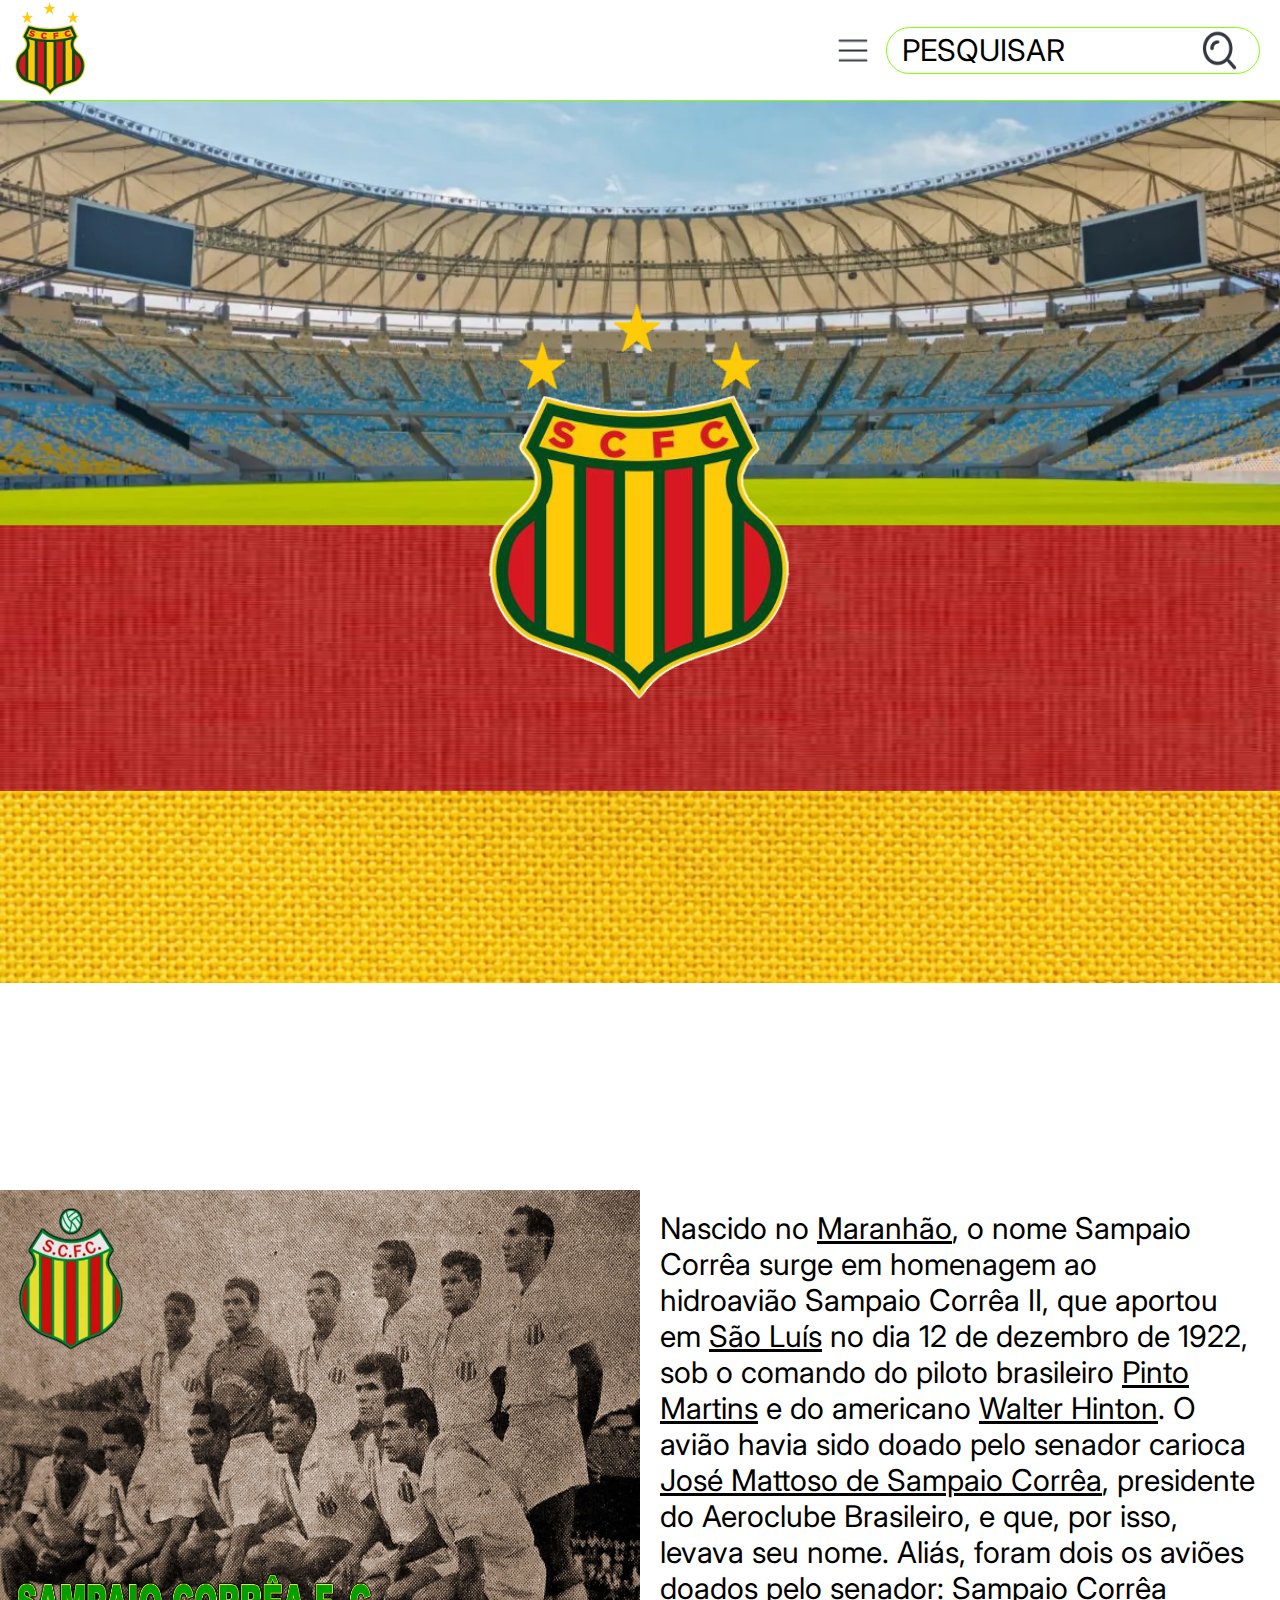
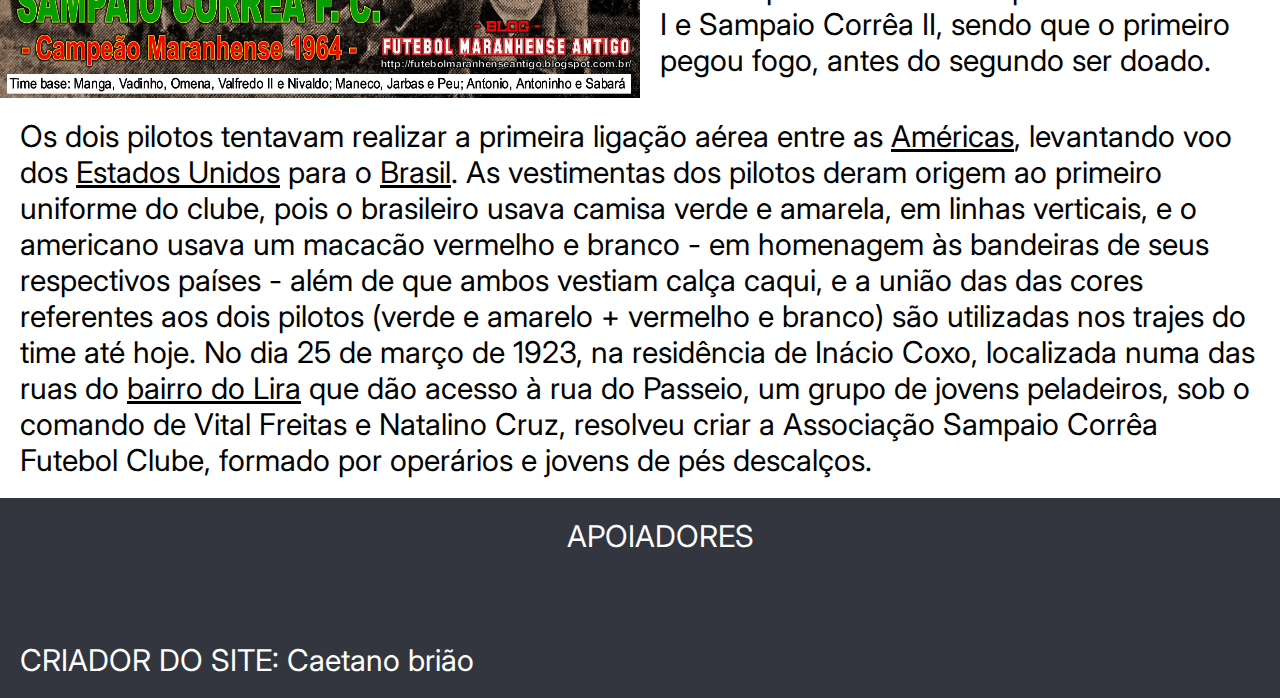
<file: index.html>
<!DOCTYPE html>
<html lang="pt-br">
<head>
    <meta charset="UTF-8">
    <meta http-equiv="X-UA-Compatible" content="IE=edge">
    <meta name="viewport" content="width=device-width, initial-scale=1.0">
    <link rel="stylesheet" href="style.css">
    <link href='https://fonts.googleapis.com/css?family=Inter' rel='stylesheet'>
    <title>sitefoda</title>
</head>
<body>
    <header>
        <img src="img/logo.png" class="logo">
        <div class="headDir">
            <img src="img/Menu.png" class="menuicon">
            <input type="text" placeholder="PESQUISAR" class="pesquisa">
        </div>
    </header>
    <div>
        <img src="img/banner.png" class="banner">
    </div>
    <div class="secao">
        <img src="img/foto.png" class="foto">
        <p>
            Nascido no <u>Maranhão</u>, o nome Sampaio Corrêa surge em homenagem ao hidroavião Sampaio Corrêa II, que aportou em <u>São Luís</u> 
            no dia 12 de dezembro de 1922, sob o comando do piloto brasileiro <u>Pinto Martins</u> e do americano <u>Walter Hinton</u>. 
            O avião havia sido doado pelo senador carioca <u>José Mattoso de Sampaio Corrêa</u>, presidente do Aeroclube Brasileiro, e que, por isso, levava seu nome. Aliás, foram dois os aviões doados pelo senador: Sampaio Corrêa I e Sampaio Corrêa II, sendo que o primeiro pegou fogo, antes do segundo ser doado.
        </p>
    </div>
    <p>
        Os dois pilotos tentavam realizar a primeira ligação aérea entre as <u>Américas</u>, levantando voo dos <u>Estados Unidos</u> para o <u>Brasil</u>. 
        As vestimentas dos pilotos deram origem ao primeiro uniforme do clube,
        pois o brasileiro usava camisa verde e amarela, em linhas verticais, e o 
        americano usava um macacão vermelho e branco - em homenagem às bandeiras de seus respectivos países - além de que 
        ambos vestiam calça caqui, e a união das das cores referentes aos dois pilotos (verde e amarelo + vermelho e branco) são 
        utilizadas nos trajes do time até hoje.
        No dia 25 de março de 1923, na residência de Inácio Coxo, localizada numa das ruas do <u>bairro do Lira</u> que dão 
        acesso à rua do Passeio, um grupo de jovens peladeiros, sob o comando de Vital Freitas e Natalino Cruz, resolveu criar 
        a Associação Sampaio Corrêa Futebol Clube, formado por operários e jovens de pés descalços.
    </p>

    <footer>
        <p class="criador">CRIADOR DO SITE: Caetano brião</p>
        <p class="apoiadores">APOIADORES</p>
    </footer>
</body>
</html>
</file>
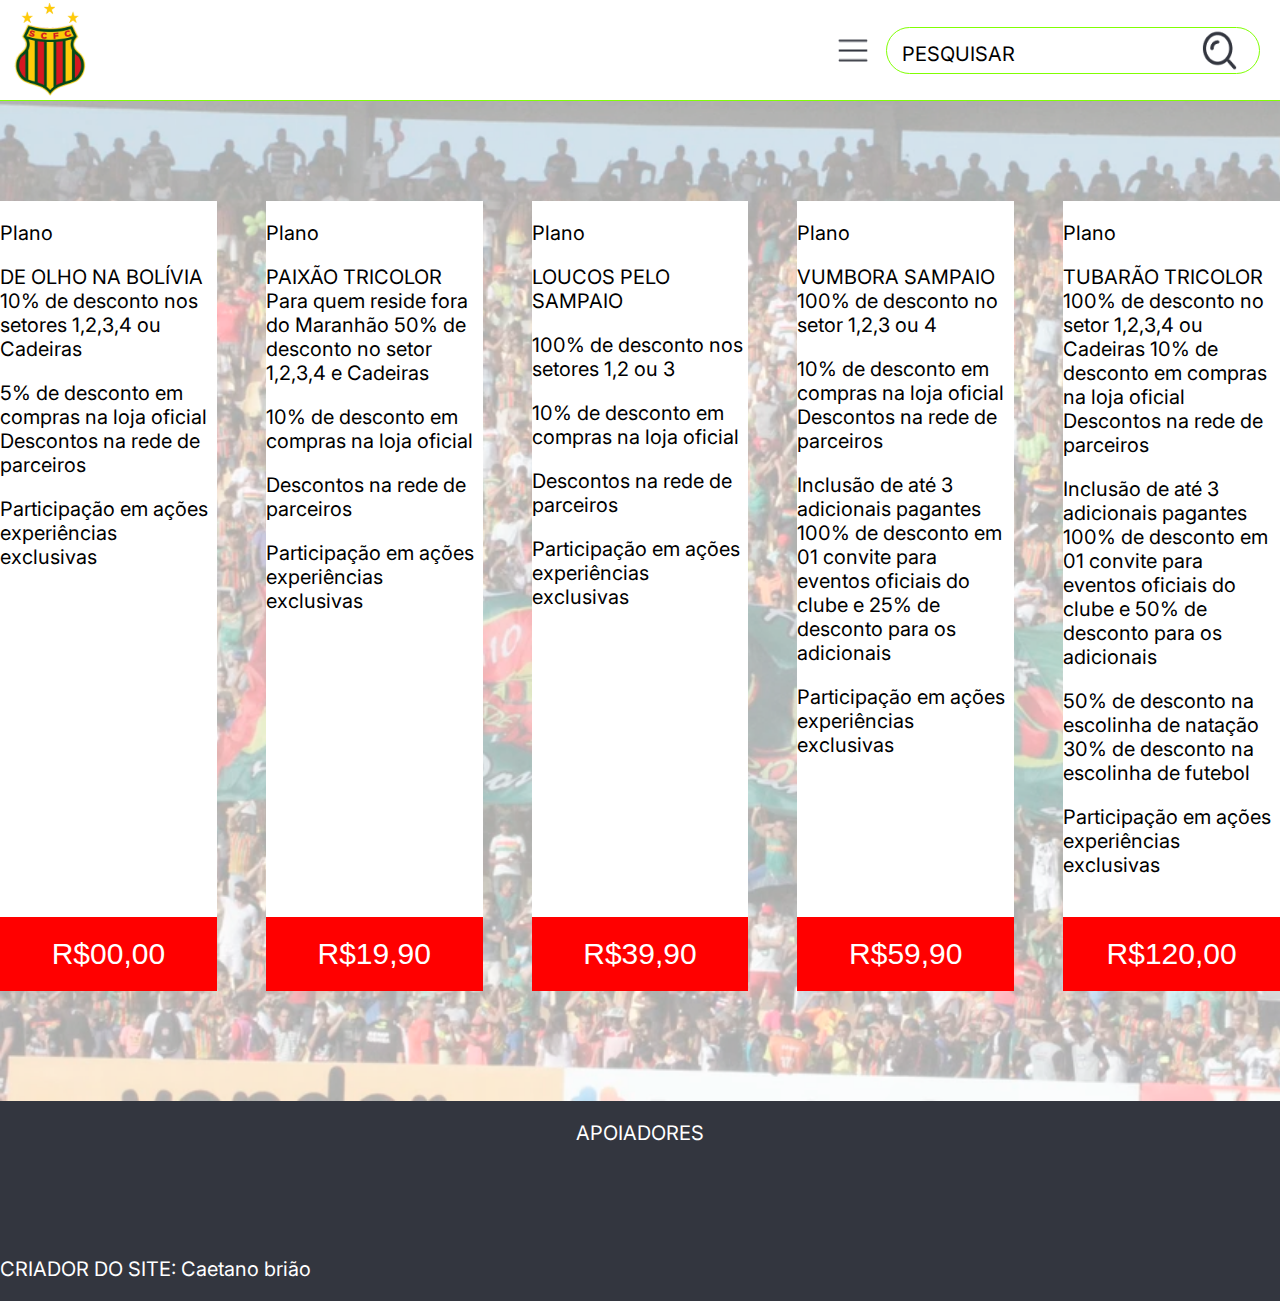
<file: index2.html>
<!DOCTYPE html>
<html lang="pt-br">
<head>
    <meta charset="UTF-8">
    <meta http-equiv="X-UA-Compatible" content="IE=edge">
    <meta name="viewport" content="width=device-width, initial-scale=1.0">
    <link rel="stylesheet" href="style2.css">
    <link href='https://fonts.googleapis.com/css?family=Inter' rel='stylesheet'>
    <title>sitefoda</title>
</head>
<body>
    <header>
        <img src="img/logo.png" class="logo">
        <div class="headDir">
            <img src="img/Menu.png" class="menuicon">
            <input type="text" placeholder="PESQUISAR" class="pesquisa">
        </div>
    </header>
    <section class="secao">
        <div class="grid">
            <div class="item">
                <div>
                <p>Plano</p>
                <p>DE OLHO NA BOLÍVIA 10% de 
                desconto nos setores 1,2,3,4 ou Cadeiras</p>
                <p>
                    5% de desconto em compras na loja oficial 
                    Descontos na rede de parceiros
                </p>
                <p>
                    Participação em ações experiências exclusivas
                </p>
                </div>
                <button>R$00,00</button>
            </div>
            <div class="item">
                <div>
                <p>Plano</p>
                <p>PAIXÃO TRICOLOR
                    Para quem reside fora do Maranhão 50% de desconto no setor 1,2,3,4 e Cadeiras</p>
                <p>
                    10% de desconto em compras na loja oficial
                </p>
                <p>
                    Descontos na rede de parceiros
                </p>
                <p>
                    Participação em ações experiências exclusivas
                </p>
                </div>
                <button>R$19,90</button>
            </div>
            <div class="item">
                <div>
                <p>Plano</p>
                <p>LOUCOS PELO SAMPAIO</p>
                <p>
                    100% de desconto nos setores 1,2 ou 3
                </p>
                <p>
                    10% de desconto em compras na loja oficial
                </p>
                <p>
                    Descontos na rede de parceiros
                </p>
                <p>
                    Participação em ações experiências exclusivas
                </p>
                </div>
                <button>R$39,90</button>
            </div>
            <div class="item">
                <div>
                <p>Plano</p>
                <p>VUMBORA SAMPAIO
                    100% de desconto no setor 1,2,3 ou 4</p>
                <p>
                    10% de desconto em compras na loja oficial Descontos na rede de parceiros
                </p>
                <p>
                    Inclusão de até 3 adicionais pagantes 100% de desconto em 01 convite para eventos oficiais do clube e 25% de desconto para os adicionais
                </p>
                <p>
                    Participação em ações experiências exclusivas
                </p>
                </div>
                <button>R$59,90</button>
            </div>
            <div class="item">
                <div>
                <p>Plano</p>
                <p>TUBARÃO TRICOLOR
                    100% de desconto no setor 1,2,3,4 ou Cadeiras 10% de desconto em compras na loja oficial Descontos na rede de parceiros</p>
                <p>
                    Inclusão de até 3 adicionais pagantes 100% de desconto em 01 convite para eventos oficiais do clube e 50% de desconto para os adicionais
                </p>
                <p>
                    50% de desconto na escolinha de natação 30% de desconto na escolinha de futebol
                </p>
                <p>
                    Participação em ações experiências exclusivas
                </p>
                </div>
                <button>R$120,00</button>
            </div>
        </div>
    </section>
    <footer>
        <p class="criador">CRIADOR DO SITE: Caetano brião</p>
        <p class="apoiadores">APOIADORES</p>
    </footer>
</body>
</html>
</file>
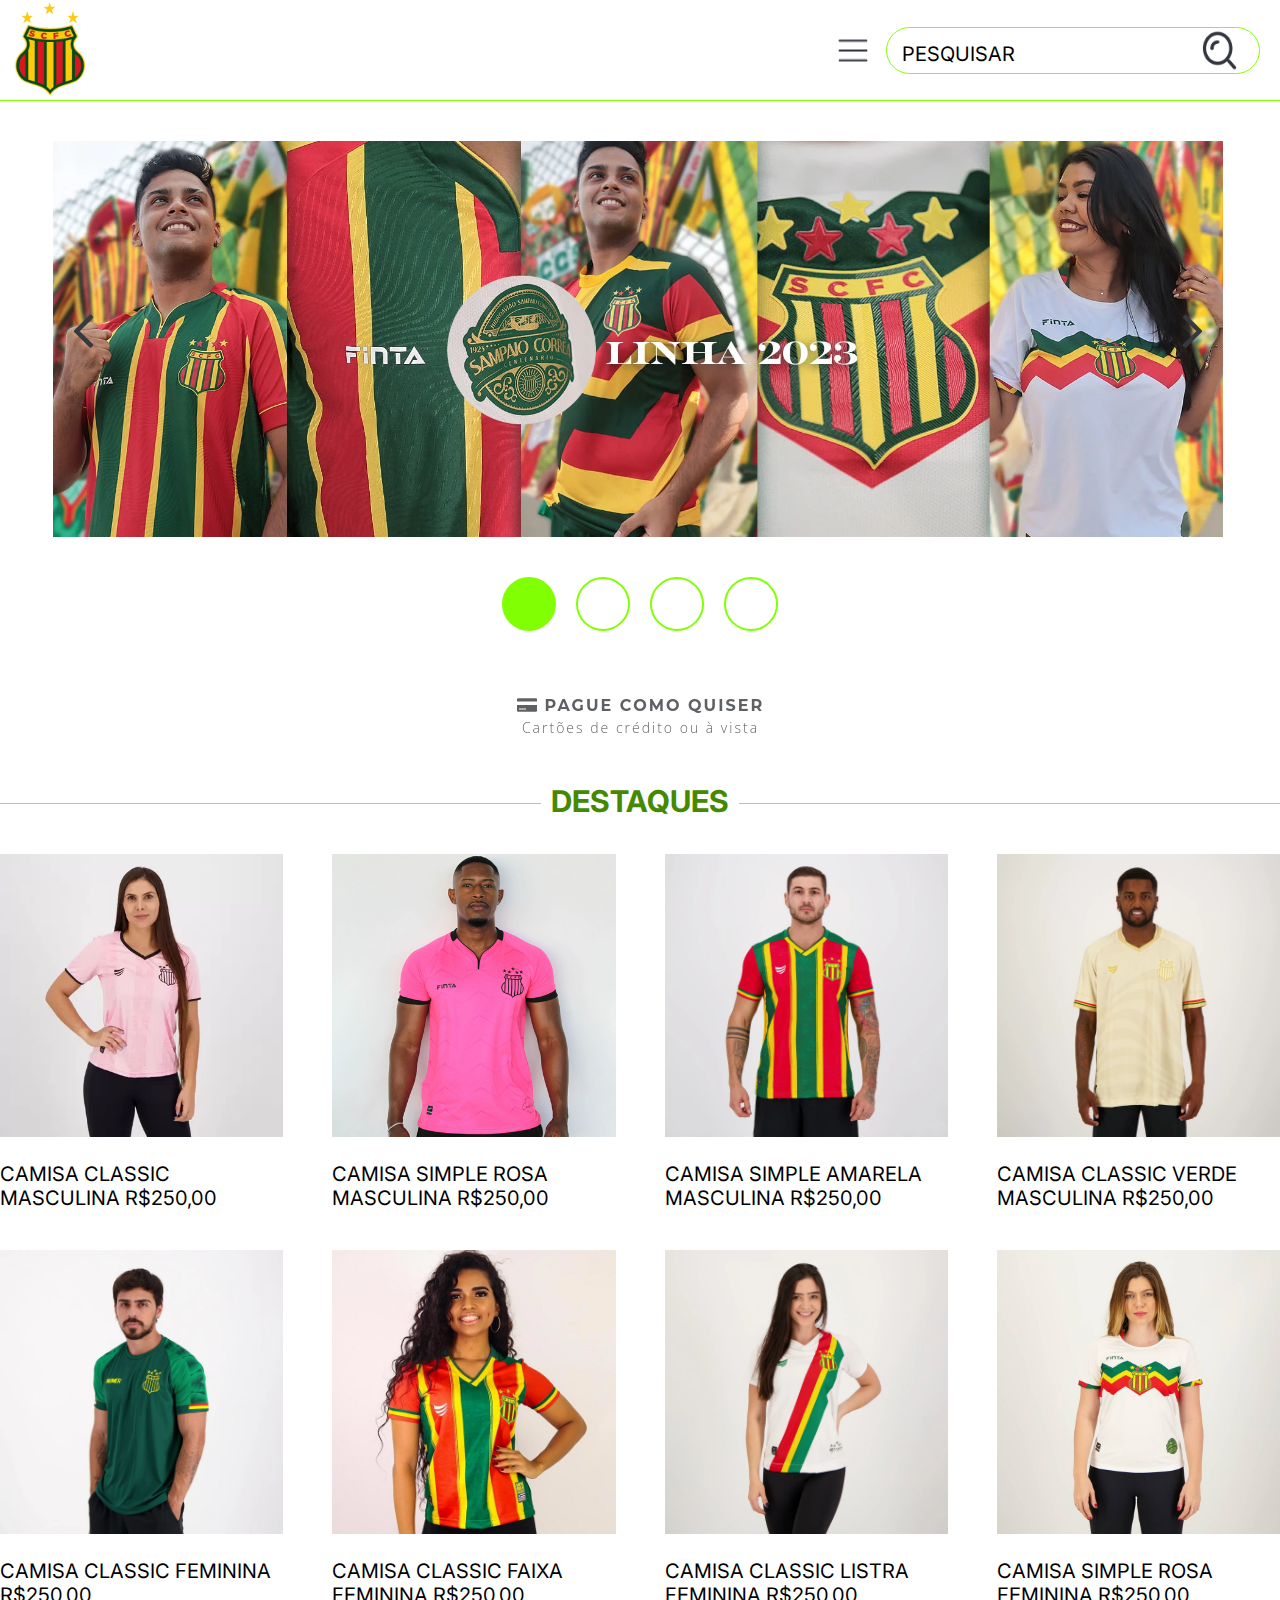
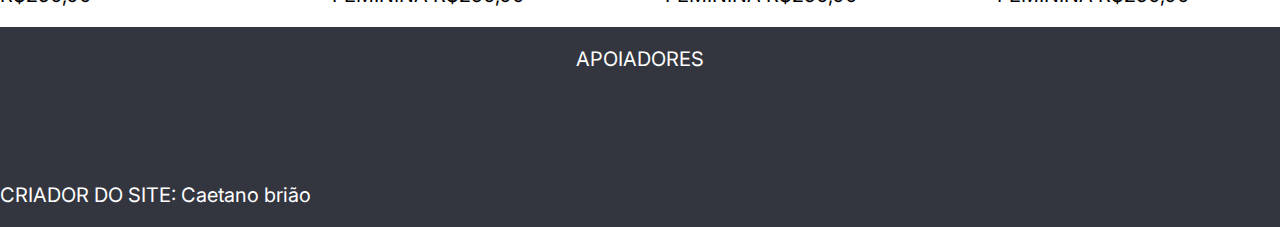
<file: index3.html>
<!DOCTYPE html>
<html lang="pt-br">
<head>
    <meta charset="UTF-8">
    <meta http-equiv="X-UA-Compatible" content="IE=edge">
    <meta name="viewport" content="width=device-width, initial-scale=1.0">
    <link rel="stylesheet" href="style3.css">
    <link href='https://fonts.googleapis.com/css?family=Inter' rel='stylesheet'>
    <title>sitefoda</title>
</head>
<body>
    <header>
        <img src="img/logo.png" class="logo">
        <div class="headDir">
            <img src="img/Menu.png" class="menuicon">
            <input type="text" placeholder="PESQUISAR" class="pesquisa">
        </div>
    </header>
    
    <div class="banner">
        <img src="img/banner3.png">
    </div>
    <div class="secoes">
        <div class="circulo"></div>
        <div class="circulo"></div>
        <div class="circulo"></div>
        <div class="circulo"></div>
    </div>
    <div class="pague">
        <img src="img/pague.png">
    </div>
    
    <h2><span>DESTAQUES</span></h2>

    <section class="grid">
        <div class="item">
            <img src="img/img1.png">
            <p class="legenda">CAMISA CLASSIC MASCULINA R$250,00</p>
        </div>
        <div class="item">
            <img src="img/img2.png">
            <p class="legenda">CAMISA SIMPLE ROSA MASCULINA R$250,00</p>
        </div>
        <div class="item">
            <img src="img/img3.png">
            <p class="legenda">CAMISA SIMPLE AMARELA MASCULINA R$250,00</p>
        </div>
        <div class="item">
            <img src="img/img4.png">
            <p class="legenda">CAMISA CLASSIC VERDE MASCULINA R$250,00</p>
        </div>
        <div class="item">
            <img src="img/img5.png">
            <p class="legenda">CAMISA CLASSIC FEMININA R$250,00</p>
        </div>
        <div class="item">
            <img src="img/img6.png">
            <p class="legenda">CAMISA CLASSIC FAIXA FEMININA R$250,00</p>
        </div>
        <div class="item">
            <img src="img/img7.png">
            <p class="legenda">CAMISA CLASSIC LISTRA FEMININA R$250,00</p>
        </div>
        <div class="item">
            <img src="img/img8.png">
            <p class="legenda">CAMISA SIMPLE ROSA FEMININA R$250,00</p>
        </div>
    </section>
    <footer>
        <p class="criador">CRIADOR DO SITE: Caetano brião</p>
        <p class="apoiadores">APOIADORES</p>
    </footer>
</body>
</html>
</file>
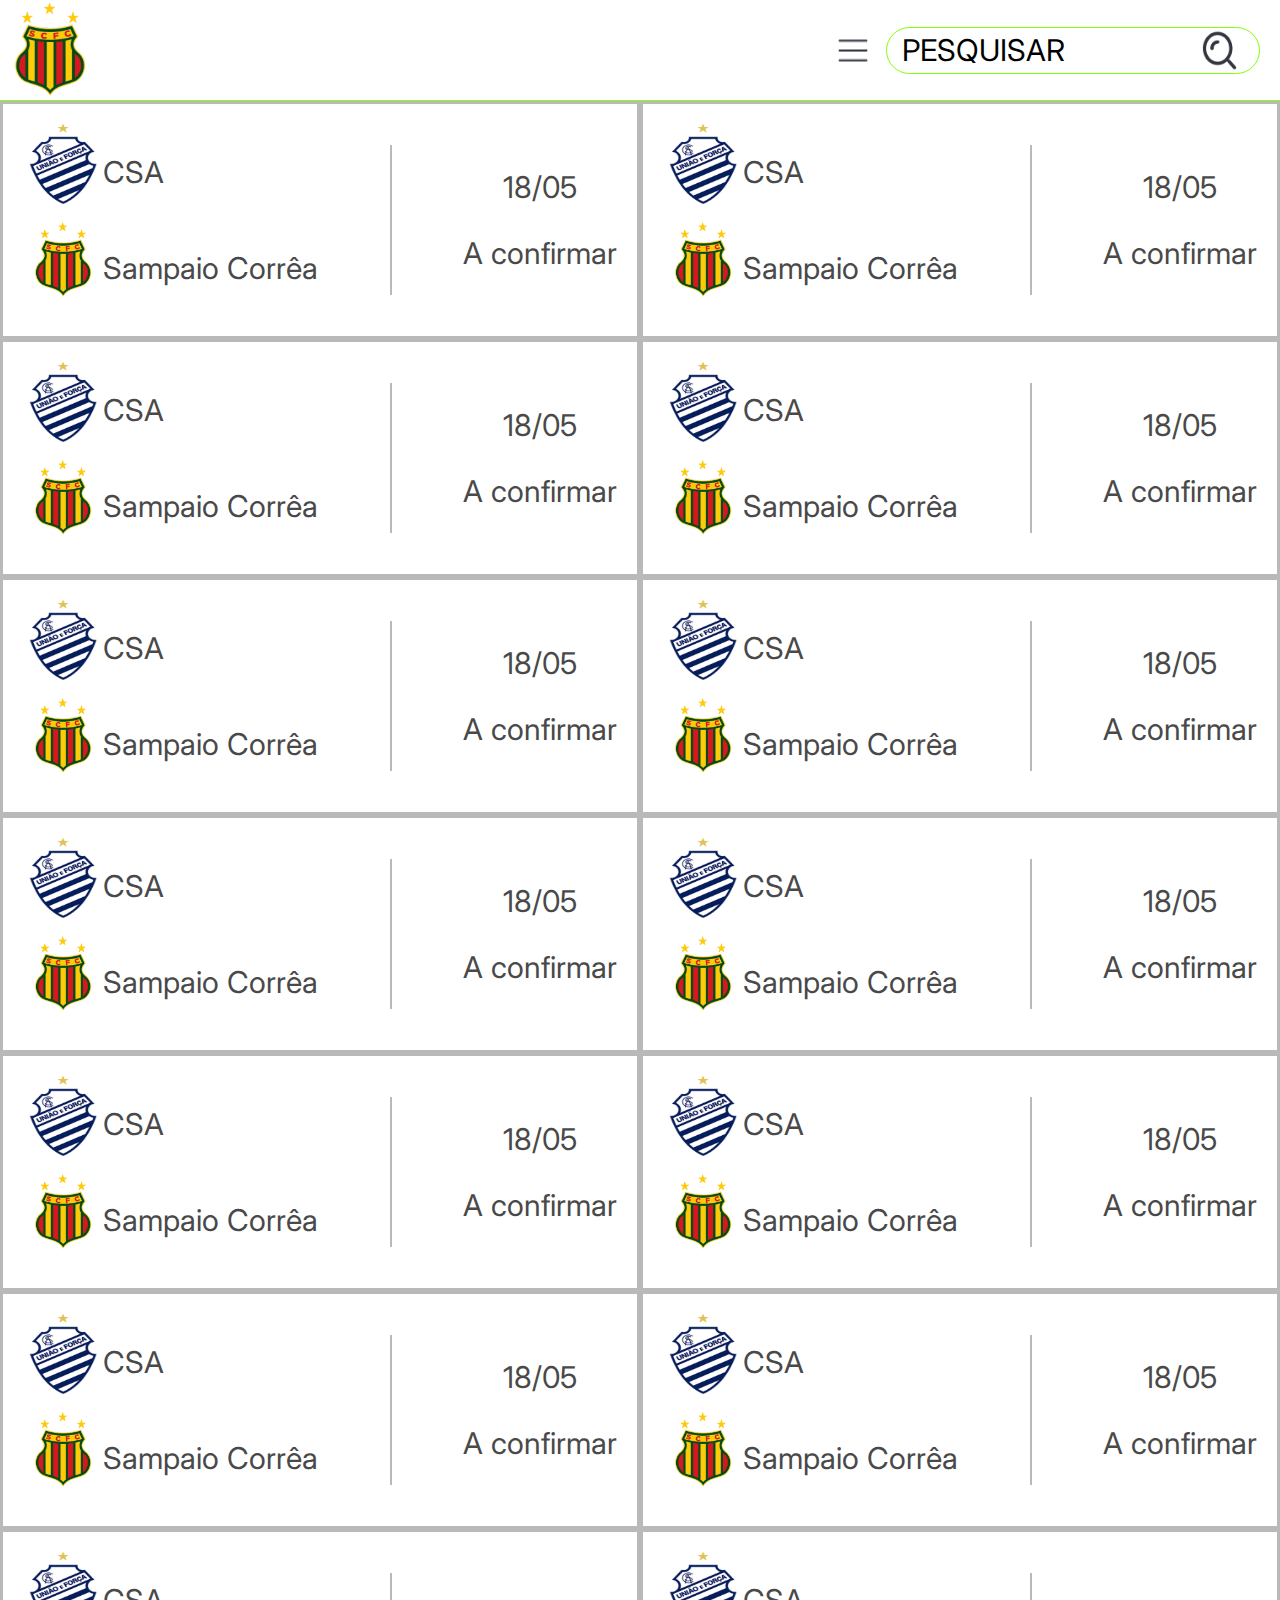
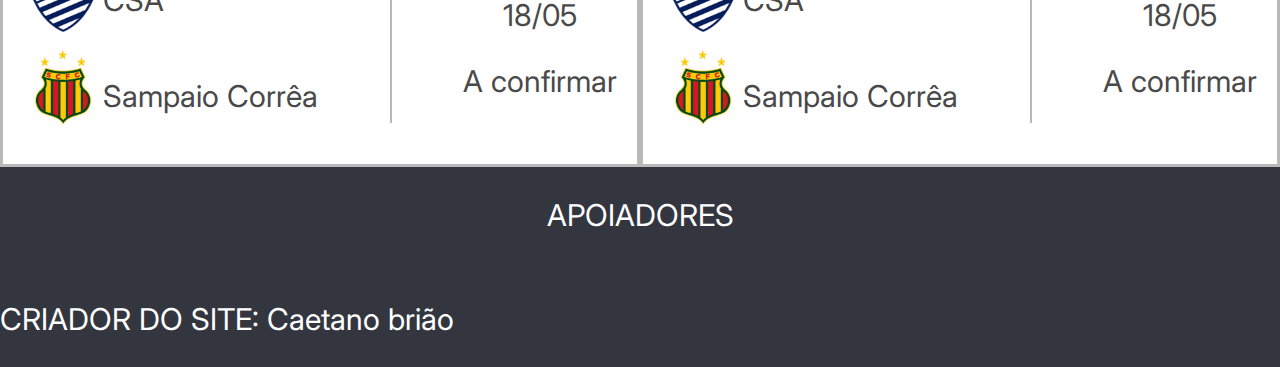
<file: index4.html>
<!DOCTYPE html>
<html lang="pt-br">
<head>
    <meta charset="UTF-8">
    <meta http-equiv="X-UA-Compatible" content="IE=edge">
    <meta name="viewport" content="width=device-width, initial-scale=1.0">
    <link rel="stylesheet" href="style4.css">
    <link href='https://fonts.googleapis.com/css?family=Inter' rel='stylesheet'>
    <title>sitefoda</title>
</head>
<body>
    <header>
        <img src="img/logo.png" class="logo">
        <div class="headDir">
            <img src="img/Menu.png" class="menuicon">
            <input type="text" placeholder="PESQUISAR" class="pesquisa">
        </div>
    </header>

    <section class="grid">
        <div class="item">
            <div class="times">
                <div class="time">
                    <img src="img/CSA.png">
                    <p>CSA</p>
                </div>
                <div class="time">
                    <img src="img/logo.png">
                    <p>Sampaio Corrêa</p>
                </div>
            </div>
            <div class="line"></div>
            <div class="data">
                <p>18/05</p>
                <p>A confirmar</p>
            </div>
        </div>
        <div class="item">
            <div class="times">
                <div class="time">
                    <img src="img/CSA.png">
                    <p>CSA</p>
                </div>
                <div class="time">
                    <img src="img/logo.png">
                    <p>Sampaio Corrêa</p>
                </div>
            </div>
            <div class="line"></div>
            <div class="data">
                <p>18/05</p>
                <p>A confirmar</p>
            </div>
        </div>
        <div class="item">
            <div class="times">
                <div class="time">
                    <img src="img/CSA.png">
                    <p>CSA</p>
                </div>
                <div class="time">
                    <img src="img/logo.png">
                    <p>Sampaio Corrêa</p>
                </div>
            </div>
            <div class="line"></div>
            <div class="data">
                <p>18/05</p>
                <p>A confirmar</p>
            </div>
        </div>
        <div class="item">
            <div class="times">
                <div class="time">
                    <img src="img/CSA.png">
                    <p>CSA</p>
                </div>
                <div class="time">
                    <img src="img/logo.png">
                    <p>Sampaio Corrêa</p>
                </div>
            </div>
            <div class="line"></div>
            <div class="data">
                <p>18/05</p>
                <p>A confirmar</p>
            </div>
        </div>
        <div class="item">
            <div class="times">
                <div class="time">
                    <img src="img/CSA.png">
                    <p>CSA</p>
                </div>
                <div class="time">
                    <img src="img/logo.png">
                    <p>Sampaio Corrêa</p>
                </div>
            </div>
            <div class="line"></div>
            <div class="data">
                <p>18/05</p>
                <p>A confirmar</p>
            </div>
        </div>
        <div class="item">
            <div class="times">
                <div class="time">
                    <img src="img/CSA.png">
                    <p>CSA</p>
                </div>
                <div class="time">
                    <img src="img/logo.png">
                    <p>Sampaio Corrêa</p>
                </div>
            </div>
            <div class="line"></div>
            <div class="data">
                <p>18/05</p>
                <p>A confirmar</p>
            </div>
        </div>
        <div class="item">
            <div class="times">
                <div class="time">
                    <img src="img/CSA.png">
                    <p>CSA</p>
                </div>
                <div class="time">
                    <img src="img/logo.png">
                    <p>Sampaio Corrêa</p>
                </div>
            </div>
            <div class="line"></div>
            <div class="data">
                <p>18/05</p>
                <p>A confirmar</p>
            </div>
        </div>
        <div class="item">
            <div class="times">
                <div class="time">
                    <img src="img/CSA.png">
                    <p>CSA</p>
                </div>
                <div class="time">
                    <img src="img/logo.png">
                    <p>Sampaio Corrêa</p>
                </div>
            </div>
            <div class="line"></div>
            <div class="data">
                <p>18/05</p>
                <p>A confirmar</p>
            </div>
        </div>
        <div class="item">
            <div class="times">
                <div class="time">
                    <img src="img/CSA.png">
                    <p>CSA</p>
                </div>
                <div class="time">
                    <img src="img/logo.png">
                    <p>Sampaio Corrêa</p>
                </div>
            </div>
            <div class="line"></div>
            <div class="data">
                <p>18/05</p>
                <p>A confirmar</p>
            </div>
        </div>
        <div class="item">
            <div class="times">
                <div class="time">
                    <img src="img/CSA.png">
                    <p>CSA</p>
                </div>
                <div class="time">
                    <img src="img/logo.png">
                    <p>Sampaio Corrêa</p>
                </div>
            </div>
            <div class="line"></div>
            <div class="data">
                <p>18/05</p>
                <p>A confirmar</p>
            </div>
        </div>
        <div class="item">
            <div class="times">
                <div class="time">
                    <img src="img/CSA.png">
                    <p>CSA</p>
                </div>
                <div class="time">
                    <img src="img/logo.png">
                    <p>Sampaio Corrêa</p>
                </div>
            </div>
            <div class="line"></div>
            <div class="data">
                <p>18/05</p>
                <p>A confirmar</p>
            </div>
        </div>
        <div class="item">
            <div class="times">
                <div class="time">
                    <img src="img/CSA.png">
                    <p>CSA</p>
                </div>
                <div class="time">
                    <img src="img/logo.png">
                    <p>Sampaio Corrêa</p>
                </div>
            </div>
            <div class="line"></div>
            <div class="data">
                <p>18/05</p>
                <p>A confirmar</p>
            </div>
        </div>
        <div class="item">
            <div class="times">
                <div class="time">
                    <img src="img/CSA.png">
                    <p>CSA</p>
                </div>
                <div class="time">
                    <img src="img/logo.png">
                    <p>Sampaio Corrêa</p>
                </div>
            </div>
            <div class="line"></div>
            <div class="data">
                <p>18/05</p>
                <p>A confirmar</p>
            </div>
        </div>
        <div class="item">
            <div class="times">
                <div class="time">
                    <img src="img/CSA.png">
                    <p>CSA</p>
                </div>
                <div class="time">
                    <img src="img/logo.png">
                    <p>Sampaio Corrêa</p>
                </div>
            </div>
            <div class="line"></div>
            <div class="data">
                <p>18/05</p>
                <p>A confirmar</p>
            </div>
        </div>
    </section>

    <footer>
        <p class="criador">CRIADOR DO SITE: Caetano brião</p>
        <p class="apoiadores">APOIADORES</p>
    </footer>
</body>
</html>
</file>
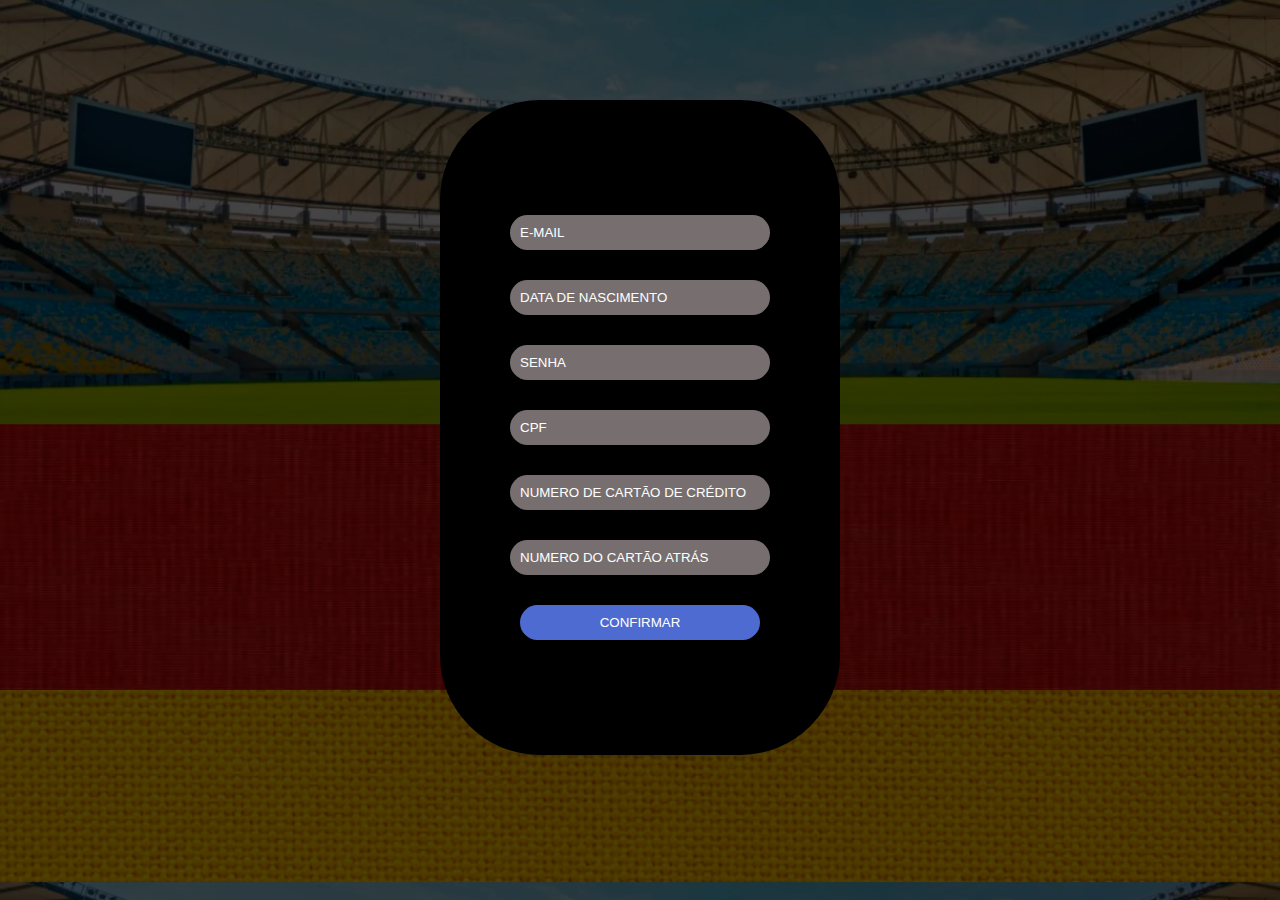
<file: index5.html>
<!DOCTYPE html>
<html lang="pt-br">
<head>
    <meta charset="UTF-8">
    <meta http-equiv="X-UA-Compatible" content="IE=edge">
    <meta name="viewport" content="width=device-width, initial-scale=1.0">
    <link rel="stylesheet" href="style5.css">
    <link href='https://fonts.googleapis.com/css?family=Inter' rel='stylesheet'>
    <title>sitefoda</title>
</head>
<body>
    <div class="painel">
        <input type="text" placeholder="E-MAIL">
        <input type="text" placeholder="DATA DE NASCIMENTO">
        <input type="text" placeholder="SENHA">
        <input type="text" placeholder="CPF">
        <input type="text" placeholder="NUMERO DE CARTÃO DE CRÉDITO">
        <input type="text" placeholder="NUMERO DO CARTÃO ATRÁS">
        <button>CONFIRMAR</button>
    </div>
</body>
</html>
</file>
<file: style.css>
body, ::placeholder {
    margin: 0px;
    padding: 0;
    font-family: "Inter";
    font-size: 30px;
}
.logo {
    width: 100px;
}

header {
    box-shadow: 0px 5px 0px #81FF03;
    display: flex;
    justify-content: space-between;
    align-items: center;
    margin-bottom: 1px;
}

.headDir {
    display: flex;
    gap: 10px;
}

.menuicon {
    display: block;
}
.pesquisa {
    border: 1px solid #81FF03;
    padding: 15px;
    border-radius: 50px;
    padding-right: 180px;
    background: url("img/search.png") no-repeat right;
    background-size: 12%;
    background-position: 310px;
    margin-right: 20px;
}

::placeholder {
    color: black;
    position: relative;
    top: 6px;
}

.banner {
    width: 100%;
}

.secao {
    display: flex;
    margin-top: 200px;
}

@media (max-width: 900px) {
    .secao {
        flex-wrap: wrap;
    }
}

.foto {
    width: 50%
}

p {
    margin: 20px;
}

footer {
    background-color: #33363F;
    color: white;
    height: 200px;
    display: flex;
 
}

.apoiadores {
    position: absolute;
    left: 50%;
    transform: translateX(-50%);
}

.criador {
    align-self: flex-end;
}
</file>
<file: style2.css>
body, ::placeholder {
    margin: 0px;
    padding: 0;
    font-family: "Inter";
    font-size: 20px;
}
.logo {
    width: 100px;
}

header {
    box-shadow: 0px 5px 0px #81FF03;
    display: flex;
    justify-content: space-between;
    align-items: center;
    margin-bottom: 1px;
}

.headDir {
    display: flex;
    gap: 10px;
}

.menuicon {
    display: block;
}
.pesquisa {
    border: 1px solid #81FF03;
    padding: 15px;
    border-radius: 50px;
    padding-right: 180px;
    background: url("img/search.png") no-repeat right;
    background-size: 12%;
    background-position: 310px;
    margin-right: 20px;
}

::placeholder {
    color: black;
    position: relative;
    top: 6px;
}

.secao {
    height: 1000px;
    background-image: url("img/banner2.png");
    background-size: cover;
}
.grid {
    display: grid;
    grid-template-columns: 1fr 1fr 1fr 1fr 1fr;
    margin: 0 auto;
    max-width: 1300px;
    grid-column-gap: 49px; 
    grid-row-gap: 20px; 
    
}

.item {
    background-color: white;
    margin-top: 100px;
    display: flex;
    flex-direction: column;
    justify-content: space-between;
}

button {
    width: 100%;
    background-color: red;
    border: none;
    padding: 20px;
    font-size: 30px;
    color: white;
    margin-top: 20px;
}


footer {
    background-color: #33363F;
    color: white;
    height: 200px;
    display: flex;
 
}

.apoiadores {
    position: absolute;
    left: 50%;
    transform: translateX(-50%);
}

.criador {
    align-self: flex-end;
}
</file>
<file: style3.css>
body, ::placeholder {
    margin: 0px;
    padding: 0;
    font-family: "Inter";
    font-size: 20px;
}
.logo {
    width: 100px;
}

header {
    box-shadow: 0px 5px 0px #81FF03;
    display: flex;
    justify-content: space-between;
    align-items: center;
    margin-bottom: 1px;
}

.headDir {
    display: flex;
    gap: 10px;
}

.menuicon {
    display: block;
}
.pesquisa {
    border: 1px solid #81FF03;
    padding: 15px;
    border-radius: 50px;
    padding-right: 180px;
    background: url("img/search.png") no-repeat right;
    background-size: 12%;
    background-position: 310px;
    margin-right: 20px;
}

::placeholder {
    color: black;
    position: relative;
    top: 6px;
}

footer {
    background-color: #33363F;
    color: white;
    height: 200px;
    display: flex;
 
}

.banner {
    display: flex;
    justify-content: center;
    padding-top: 40px;
    padding-bottom: 40px;
    background-color: white;
}

.secoes {
    display: flex;
    justify-content: center;
    gap: 20px;
}

h2 {
    width: 100%; 
    text-align: center; 
    border-bottom: 1px solid #81FF03; 
    line-height: 0.1em;
    margin-top: 50px;
    margin-bottom: 50px;
 } 
 
 h2 span { 
     background:#fff; 
     padding:0 10px; 
     color: #458900;
 }
.pague {
    display: flex;
    justify-content: center;
    margin-top: 50px;
}

.circulo {
    height: 50px;
    width: 50px;
    border: 2px solid #81FF03;
    border-radius: 50%;
    display: inline-block;
}

.circulo:nth-child(1) {
    background-color: #81FF03;
}

.grid {
    display: grid;
    grid-template-columns: 1fr 1fr 1fr 1fr;
    margin: 0 auto;
    max-width: 1300px;
    grid-column-gap: 49px; 
    grid-row-gap: 20px;
}

@media (max-width: 900px) {
    .grid {
        grid-template-columns: 1fr 1fr 1fr;
    }
}

.item {
    border-radius: 100px;
}

.item > img {
    width: 100%;
}
.apoiadores {
    position: absolute;
    left: 50%;
    transform: translateX(-50%);
}

.criador {
    align-self: flex-end;
}
</file>
<file: style4.css>
body, ::placeholder {
    margin: 0px;
    padding: 0;
    font-family: "Inter";
    font-size: 30px;
}
.logo {
    width: 100px;
}

header {
    box-shadow: 0px 5px 0px #81FF03;
    display: flex;
    justify-content: space-between;
    align-items: center;
    margin-bottom: 1px;
}

.headDir {
    display: flex;
    gap: 10px;
}

.menuicon {
    display: block;
}
.pesquisa {
    border: 1px solid #81FF03;
    padding: 15px;
    border-radius: 50px;
    padding-right: 180px;
    background: url("img/search.png") no-repeat right;
    background-size: 12%;
    background-position: 310px;
    margin-right: 20px;
}

::placeholder {
    color: black;
    position: relative;
    top: 6px;
}

.grid {
    display: grid;
    grid-template-columns: 1fr 1fr;
    background-color: white;
}

@media (max-width: 1000px) {
    .grid {
        grid-template-columns: 1fr;
    }
}

.time {
    display: flex;
}

.line {
    background-color: rgb(185, 185, 185);
    width: 2px;
    height: 150px;
}
.item {
    border: 3px solid rgb(185, 185, 185);
    display: flex;
    justify-content: space-between;
    align-items: center;
    color: #494949;
}

.item > div {
    margin: 20px;
}

.time > img {
    width: 80px;
    height: 80px;

    bottom: 10px;
}

.data {
    text-align: center;
}
footer {
    background-color: #33363F;
    color: white;
    height: 200px;
    display: flex;
 
}

.apoiadores {
    position: absolute;
    left: 50%;
    transform: translateX(-50%);
}

.criador {
    align-self: flex-end;
}
</file>
<file: style5.css>
body {
    background-image: url("img/bg.png");
    background-size: 100%;
}

.painel {
    background-color: black;
    display: flex;
    flex-direction: column;
    width: 400px;
    margin: 100px auto;
    border-radius: 100px;
    padding-top: 100px;
    padding-bottom: 100px;
}

input {
    width: 240px;
    margin: 15px auto;

    background-color: #776F6F;
    border: none;
    padding: 10px;
    border-radius: 20px;
}

button {
    width: 240px;
    margin: 15px auto;
    color: white;
    background-color: #4E6BD2;
    border: none;
    padding: 10px;
    border-radius: 20px;
}

::placeholder {
    color: white;
}
.pesquisa {
    border: 1px solid #81FF03;
    padding: 15px;
    border-radius: 50px;
    padding-right: 180px;
    background: url("img/search.png") no-repeat right;
    background-size: 12%;
    background-position: 310px;
    margin-right: 20px;
}


    position: relative;
    top: 6px;
}
</file>
